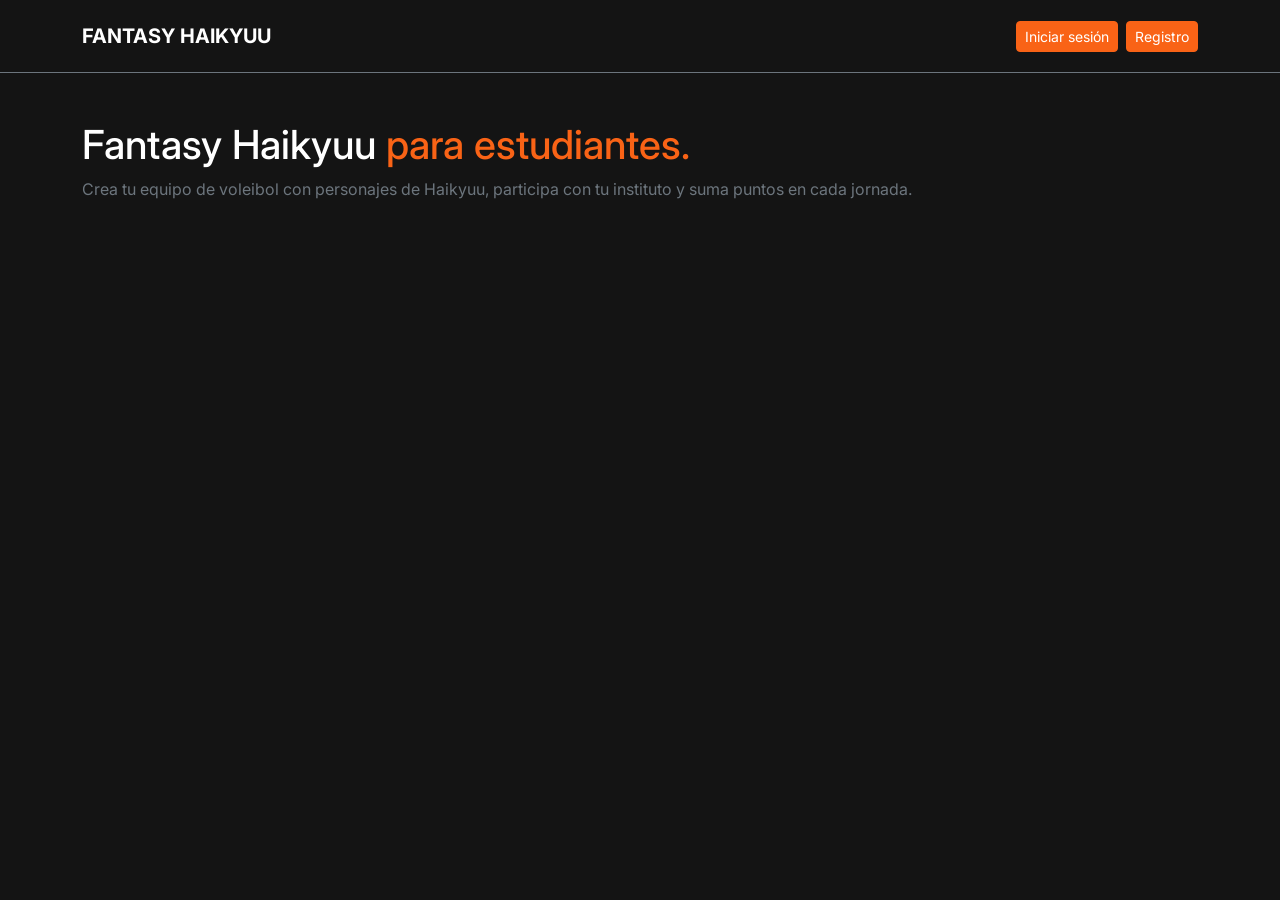
<file: frontend/index.html>
<!DOCTYPE html>
<html lang="es">
<head>
  <meta charset="UTF-8">
  <meta name="viewport" content="width=device-width, initial-scale=1.0">
  <title>Fantasy Haikyuu</title>
  <link href="https://cdn.jsdelivr.net/npm/bootstrap@5.3.3/dist/css/bootstrap.min.css" rel="stylesheet">
  <link href="css/custom.css" rel="stylesheet">
</head>
<body>
  <nav class="navbar navbar-dark py-3 border-bottom border-secondary">
    <div class="container">
      <a class="navbar-brand fw-bold" href="#">FANTASY HAIKYUU</a>
      <div class="d-flex gap-2">
        <a href="#" class="btn btn-primary btn-sm">Iniciar sesión</a>
        <a href="#" class="btn btn-primary btn-sm">Registro</a>
      </div>
    </div>
  </nav>

  <main class="container py-5">
    <h1>Fantasy Haikyuu <span class="texto-naranja">para estudiantes.</span></h1>
    <p class="text-secondary">Crea tu equipo de voleibol con personajes de Haikyuu, participa con tu instituto y suma puntos en cada jornada.</p>
  </main>

  <script src="https://cdn.jsdelivr.net/npm/bootstrap@5.3.3/dist/js/bootstrap.bundle.min.js"></script>
</body>
</html>
</file>
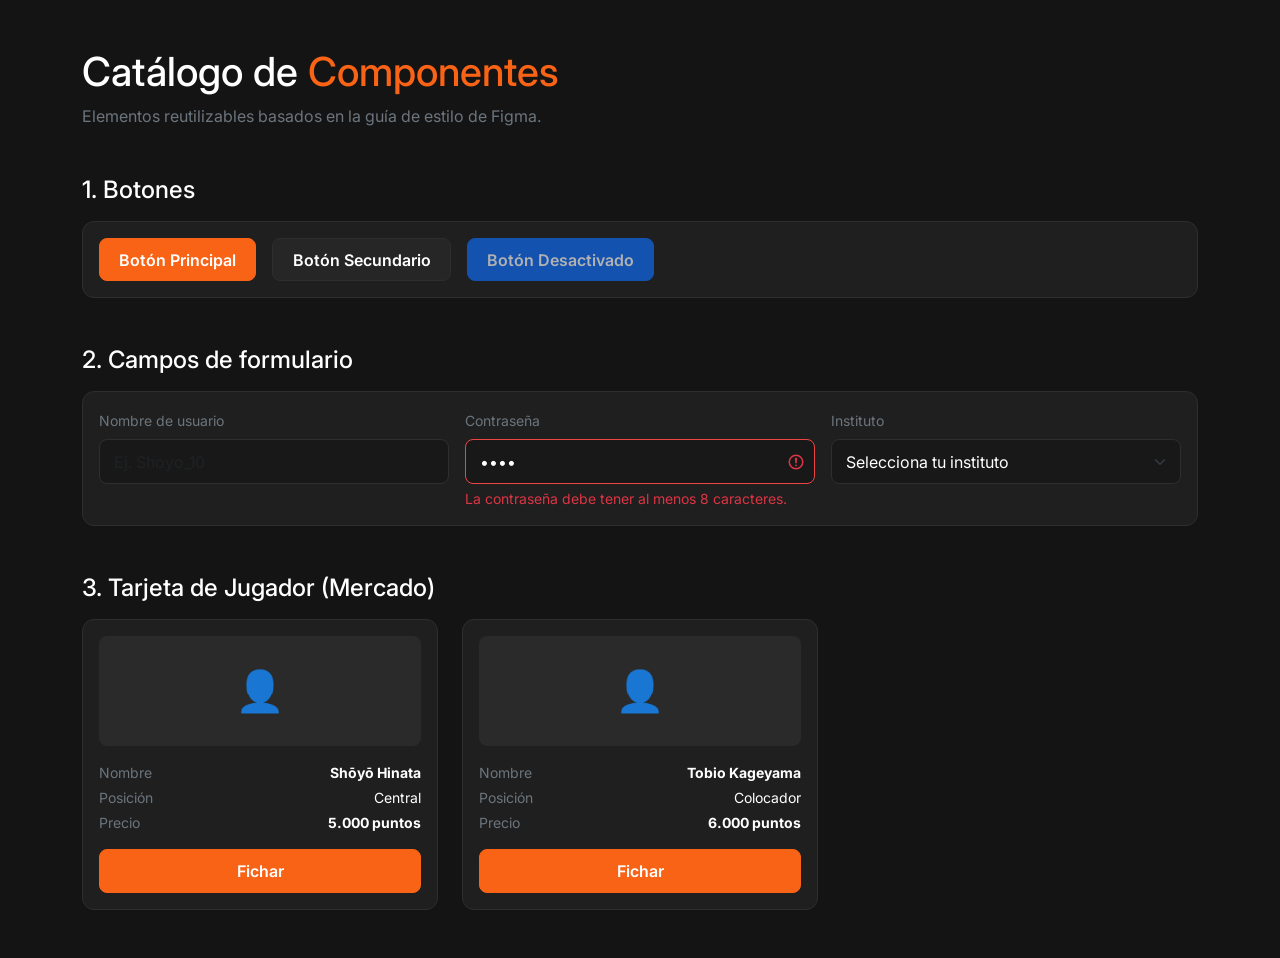
<file: frontend/componentes.html>
<!DOCTYPE html>
<html lang="es">
<head>
  <meta charset="UTF-8">
  <meta name="viewport" content="width=device-width, initial-scale=1.0">
  <title>Catálogo de Componentes - Fantasy Haikyuu</title>
  <link href="https://cdn.jsdelivr.net/npm/bootstrap@5.3.3/dist/css/bootstrap.min.css" rel="stylesheet">
  <link href="css/custom.css" rel="stylesheet">
</head>
<body>
  <div class="container py-5">
    <h1 class="mb-2">Catálogo de <span class="texto-naranja">Componentes</span></h1>
    <p class="text-secondary mb-5">Elementos reutilizables basados en la guía de estilo de Figma.</p>

    <!-- 1. BOTONES -->
    <section class="mb-5">
      <h4 class="mb-3">1. Botones</h4>
      <div class="tarjeta-haikyuu d-flex flex-wrap gap-3">
        <button class="btn btn-primary btn-haikyuu">Botón Principal</button>
        <button class="btn btn-secondary btn-haikyuu">Botón Secundario</button>
        <button class="btn btn-primary btn-haikyuu" disabled>Botón Desactivado</button>
      </div>
    </section>

    <!-- 2. CAMPOS DE FORMULARIO -->
    <section class="mb-5">
      <h4 class="mb-3">2. Campos de formulario</h4>
      <div class="tarjeta-haikyuu">
        <div class="row g-3">
          <!-- Campo texto -->
          <div class="col-md-4">
            <label class="form-label small text-secondary">Nombre de usuario</label>
            <input type="text" class="form-control input-haikyuu" placeholder="Ej. Shoyo_10">
          </div>

          <!-- Campo contraseña con error -->
          <div class="col-md-4">
            <label class="form-label small text-secondary">Contraseña</label>
            <input type="password" class="form-control input-haikyuu is-invalid" value="1234">
            <div class="invalid-feedback">La contraseña debe tener al menos 8 caracteres.</div>
          </div>

          <!-- Campo desplegable -->
          <div class="col-md-4">
            <label class="form-label small text-secondary">Instituto</label>
            <select class="form-select input-haikyuu">
              <option selected>Selecciona tu instituto</option>
              <option value="1">Preparatoria Karasuno</option>
              <option value="2">Aoba Johsai</option>
              <option value="3">Nekoma</option>
            </select>
          </div>
        </div>
      </div>
    </section>

    <!-- 3. TARJETAS -->
    <section>
      <h4 class="mb-3">3. Tarjeta de Jugador (Mercado)</h4>
      <div class="row g-4">
        <div class="col-md-4">
          <div class="tarjeta-haikyuu">
            <div class="avatar-jugador mb-3">&#128100;</div>
            <div class="d-flex justify-content-between small mb-1">
              <span class="text-secondary">Nombre</span>
              <span class="fw-bold">Shōyō Hinata</span>
            </div>
            <div class="d-flex justify-content-between small mb-1">
              <span class="text-secondary">Posición</span>
              <span>Central</span>
            </div>
            <div class="d-flex justify-content-between small mb-3">
              <span class="text-secondary">Precio</span>
              <span class="fw-bold">5.000 puntos</span>
            </div>
            <button class="btn btn-primary btn-haikyuu w-100">Fichar</button>
          </div>
        </div>

        <div class="col-md-4">
          <div class="tarjeta-haikyuu">
            <div class="avatar-jugador mb-3">&#128100;</div>
            <div class="d-flex justify-content-between small mb-1">
              <span class="text-secondary">Nombre</span>
              <span class="fw-bold">Tobio Kageyama</span>
            </div>
            <div class="d-flex justify-content-between small mb-1">
              <span class="text-secondary">Posición</span>
              <span>Colocador</span>
            </div>
            <div class="d-flex justify-content-between small mb-3">
              <span class="text-secondary">Precio</span>
              <span class="fw-bold">6.000 puntos</span>
            </div>
            <button class="btn btn-primary btn-haikyuu w-100">Fichar</button>
          </div>
        </div>
      </div>
    </section>
  </div>
</body>
</html>
</file>
<file: frontend/css/custom.css>
@import url('https://fonts.googleapis.com/css2?family=Inter:wght@400;600;700&display=swap');

:root {
  --color-primario: #F96316;
  --color-primario-hover: #EA580C;
  --color-secundario: #262626;
  --color-fondo: #141414;
  --color-tarjeta: #1F1F1F;
  --color-borde: #2E2E2E;
  --color-texto: #FFFFFF;
  --color-texto-secundario: #A3A3A3;
  --fuente-principal: 'Inter', sans-serif;
}

body {
  background-color: var(--color-fondo);
  color: var(--color-texto);
  font-family: var(--fuente-principal);
}

.texto-naranja {
  color: var(--color-primario);
}

/* Botones reutilizables */
.btn-haikyuu {
  font-weight: 600;
  border-radius: 8px;
  padding: 0.55rem 1.2rem;
}

.btn-primary {
  background-color: var(--color-primario);
  border-color: var(--color-primario);
  color: #FFFFFF;
}

.btn-primary:hover {
  background-color: var(--color-primario-hover);
  border-color: var(--color-primario-hover);
}

.btn-secondary {
  background-color: var(--color-secundario);
  border-color: var(--color-borde);
  color: #FFFFFF;
}

.btn-secondary:hover {
  background-color: #333333;
  border-color: #404040;
}

/* Campos de formulario */
.input-haikyuu {
  background-color: #181818;
  border: 1px solid var(--color-borde);
  color: var(--color-texto);
  border-radius: 8px;
  padding: 0.6rem 0.9rem;
}

.input-haikyuu:focus {
  background-color: #181818;
  border-color: var(--color-primario);
  color: var(--color-texto);
  box-shadow: none;
}

.input-haikyuu.is-invalid {
  border-color: #EF4444;
}

/* Tarjeta de jugador */
.tarjeta-haikyuu {
  background-color: var(--color-tarjeta);
  border: 1px solid var(--color-borde);
  border-radius: 12px;
  padding: 1rem;
}

.avatar-jugador {
  background-color: #2A2A2A;
  border-radius: 8px;
  height: 110px;
  display: flex;
  align-items: center;
  justify-content: center;
  color: #737373;
  font-size: 2.5rem;
}
</file>
